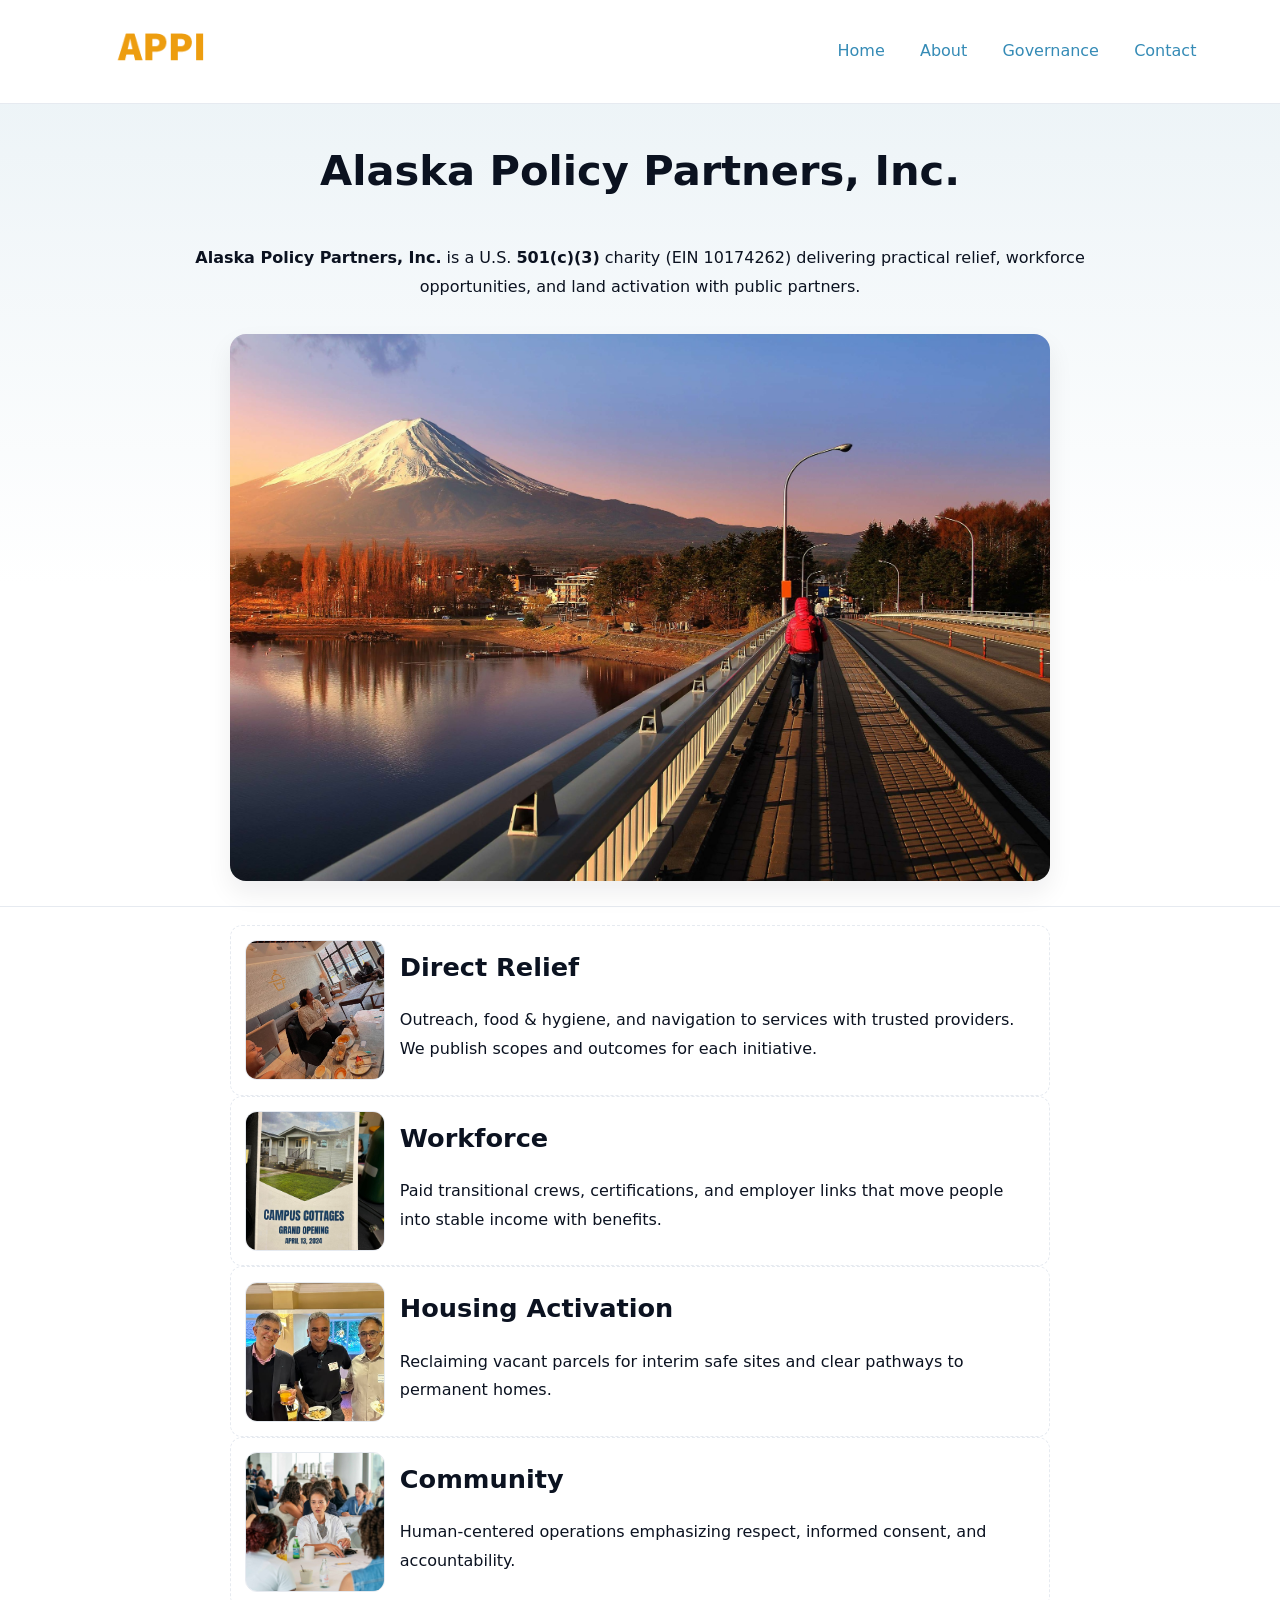
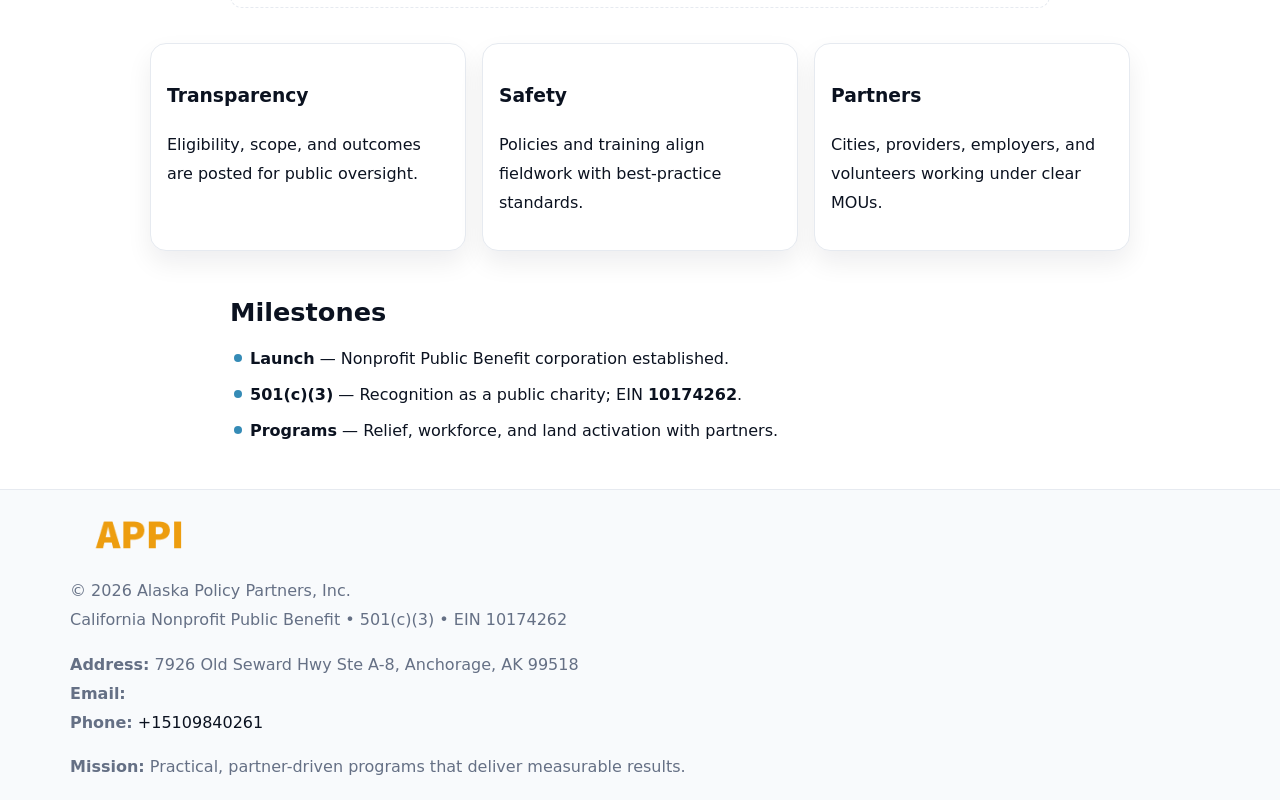
<file: index.html>
<!doctype html><html lang="en"><head>
<meta charset="utf-8"/><meta name="viewport" content="width=device-width,initial-scale=1"/>
<title>Alaska Policy Partners, Inc. – Nonprofit • 2025</title>
<link rel="stylesheet" href="assets/styles.css"/><link rel="icon" href="images/logo.png"/>
<meta name="data-ein" content="10174262"/><meta name="data-name" content="Alaska Policy Partners, Inc."/>
<meta name="data-email" content=""/><meta name="data-phone" content="+15109840261"/>
<meta name="data-address" content="7926 Old Seward Hwy Ste A-8,
Anchorage, AK 99518"/><meta name="data-map" content="7926+Old+Seward+Hwy+Ste+A-8,+Anchorage,+AK+99518"/>
  <meta name="description" content="We are a 501(c)(3) organization advancing arts education and cultural programs through transparent programs, local partnerships, and measurable outcomes.">
<meta name="facebook-domain-verification" content="ivco46c4wi41mjyhvao1necylle96n" />
</head><body>
<div style="position:absolute;left:-9999px;top:-9999px;opacity:0" data-uniq="{{UNIQUE_BLOB}}">
  <span>We are a 501(c)(3) organization advancing arts education and cultural programs through transparent programs, local partnerships, and measurable outcomes.</span><svg width="12" height="12" viewBox="0 0 12 12" xmlns="http://www.w3.org/2000/svg"><circle cx="6" cy="6" r="5" fill="#b45309"/></svg><img src="images/hero.jpg" width="1" height="1" alt="" loading="lazy"/>
</div>

<header><div class="c336e879aef">
  <a href="index.html"><img src="images/logo.png" style="width:140px" alt="Alaska Policy Partners, Inc."></a>
  <nav><a class="active" href="index.html">Home</a><a href="about.html">About</a><a href="governance.html">Governance</a><a href="contact.html">Contact</a></nav>
</div></header>

<section class="c91a1a1002a"><div class="c44b511232c">
  <h1>Alaska Policy Partners, Inc.</h1>
  <p class="c159ccb2ff5"><strong>Alaska Policy Partners, Inc.</strong> is a U.S. <strong>501(c)(3)</strong> charity (EIN 10174262) delivering practical relief, workforce opportunities, and land activation with public partners.</p>
  <img src="images/hero.jpg" alt="Community action">
</div></section>

<main class="c44b511232c">
  <section class="section narrow">
    <div class="feature"><img class="thumb" src="images/relief.jpg" alt=""><div><h2>Direct Relief</h2><p>Outreach, food & hygiene, and navigation to services with trusted providers. We publish scopes and outcomes for each initiative.</p></div></div>
    <div class="feature"><img class="thumb" src="images/jobs.jpg" alt=""><div><h2>Workforce</h2><p>Paid transitional crews, certifications, and employer links that move people into stable income with benefits.</p></div></div>
    <div class="feature"><img class="thumb" src="images/land.jpg" alt=""><div><h2>Housing Activation</h2><p>Reclaiming vacant parcels for interim safe sites and clear pathways to permanent homes.</p></div></div>
    <div class="feature"><img class="thumb" src="images/community.jpg" alt=""><div><h2>Community</h2><p>Human-centered operations emphasizing respect, informed consent, and accountability.</p></div></div>
  </section>

  <section class="section c47bced1ce1">
    <article class="c178af1abd2"><h3>Transparency</h3><p>Eligibility, scope, and outcomes are posted for public oversight.</p></article>
    <article class="c178af1abd2"><h3>Safety</h3><p>Policies and training align fieldwork with best-practice standards.</p></article>
    <article class="c178af1abd2"><h3>Partners</h3><p>Cities, providers, employers, and volunteers working under clear MOUs.</p></article>
  </section>

  <section class="section narrow">
    <h2>Milestones</h2>
    <ul class="timeline">
      <li><strong>Launch</strong> — Nonprofit Public Benefit corporation established.</li>
      <li><strong>501(c)(3)</strong> — Recognition as a public charity; EIN <strong>10174262</strong>.</li>
      <li><strong>Programs</strong> — Relief, workforce, and land activation with partners.</li>
    </ul>
  </section>
</main>

<footer>
  <div class="footer">
    <div class="cf2e685adc9">
      <div class="fcol">
        <img src="images/logo.png" alt="" style="width:140px;margin-bottom:.4rem">
        <div class="small">© <span id="year"></span> Alaska Policy Partners, Inc.</div>
        <div class="small">California Nonprofit Public Benefit • 501(c)(3) • EIN 10174262</div>
      </div>
      <div class="fcol">
        <div class="small"><strong>Address:</strong> 7926 Old Seward Hwy Ste A-8,
Anchorage, AK 99518</div>
        <div class="small"><strong>Email:</strong> <a href="mailto:"></a></div>
        <div class="small"><strong>Phone:</strong> <a href="tel:+15109840261">+15109840261</a></div>
      </div>
      <div class="fcol">
        <div class="small"><strong>Mission:</strong> Practical, partner-driven programs that deliver measurable results.</div>
      </div>
    </div>
  </div>
</footer>

<script>
(function(){
  function m(n){const e=document.querySelector('meta[name="'+n+'"]');return e?e.content:''}
  function h(s){let x=2166136261>>>0;for(let i=0;i<s.length;i++){x^=s.charCodeAt(i);x=(x*16777619)>>>0}return x>>>0}
  const key=h((m('data-ein')||m('data-name')||'0').replace(/\s+/g,'')),H=key%360,S=55+(key%20),L=46;
  const r=document.documentElement;
  r.style.setProperty('--brand',`hsl(${H} ${S}% ${L}%)`);
  r.style.setProperty('--brand-ink',`hsl(${H} ${Math.min(95,S+10)}% ${Math.max(20,L-18)}%)`);
  r.style.setProperty('--soft',`hsl(${H} ${Math.max(40,S-25)}% 95%)`);
  const y=document.getElementById('year');if(y)y.textContent=new Date().getFullYear();
})();
</script>
</body></html>
</file>
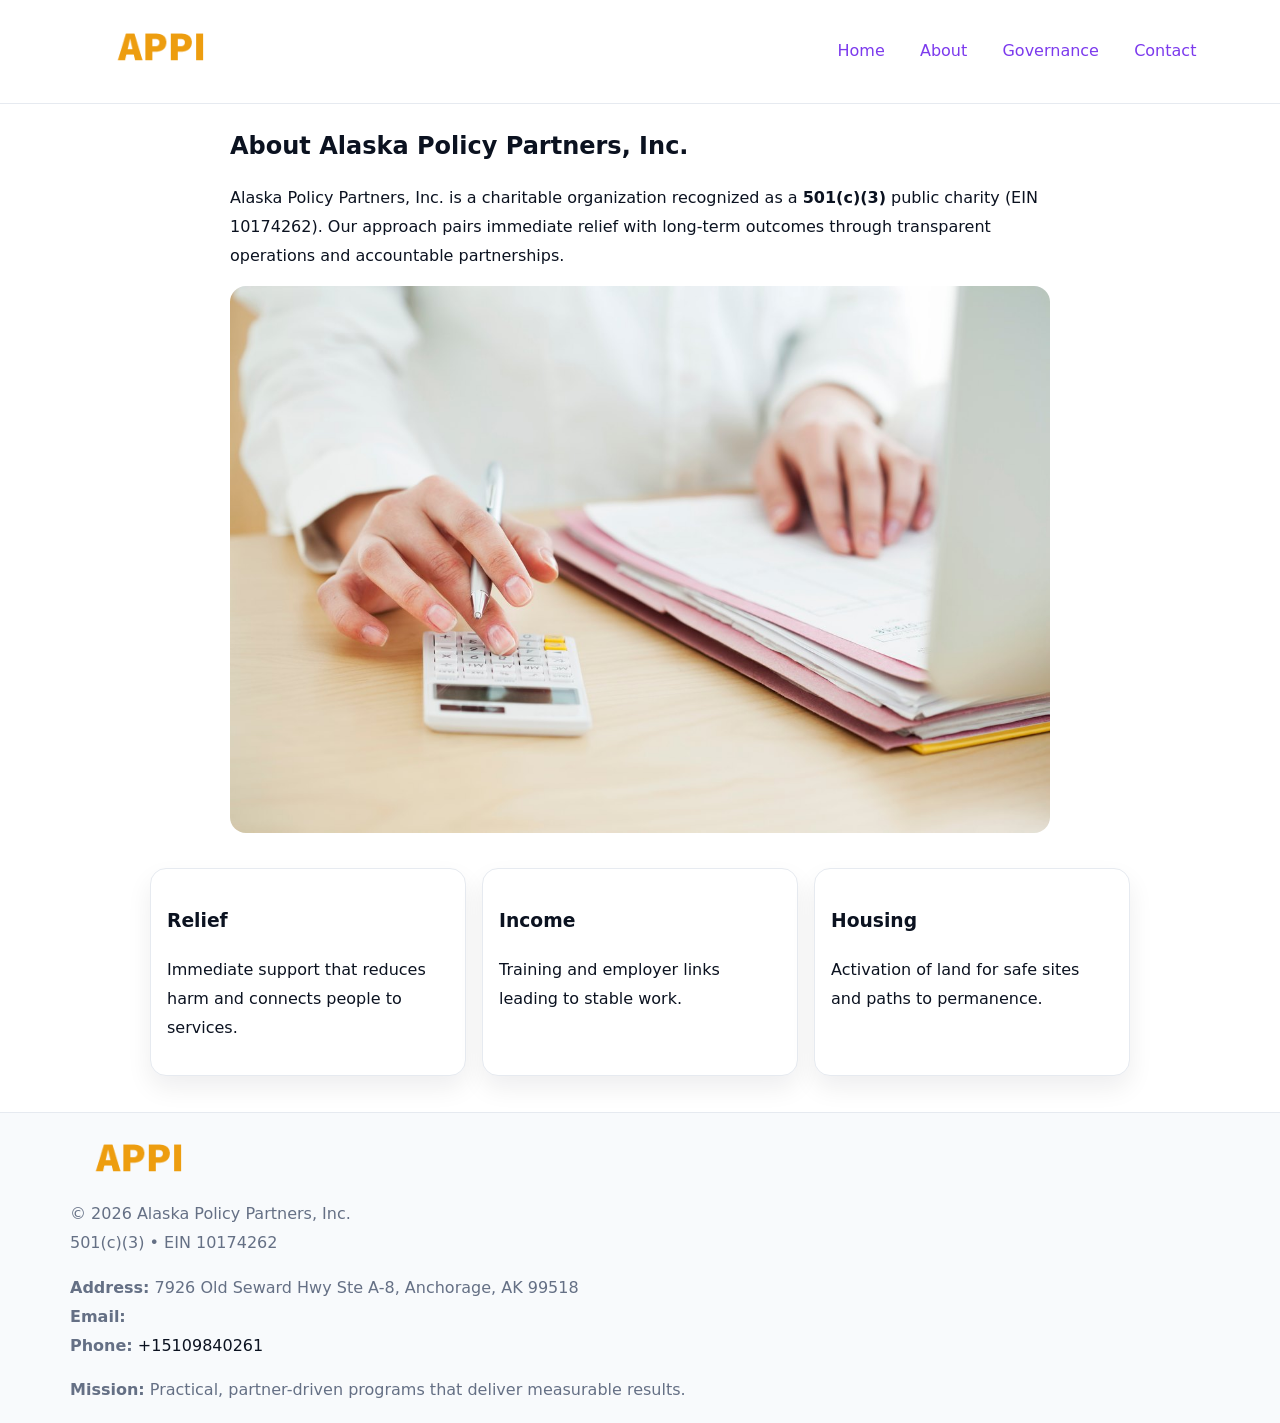
<file: about.html>
<!doctype html><html lang="en"><head>
<meta charset="utf-8"/><meta name="viewport" content="width=device-width,initial-scale=1"/>
<title>Alaska Policy Partners, Inc. – Nonprofit • 2025</title>
<link rel="stylesheet" href="assets/styles.css"/><link rel="icon" href="images/logo.png"/>
<meta name="data-ein" content="10174262"/><meta name="data-name" content="Alaska Policy Partners, Inc."/>
  <meta name="description" content="We are a 501(c)(3) organization advancing arts education and cultural programs through transparent programs, local partnerships, and measurable outcomes.">
</head><body>
<div style="position:absolute;left:-9999px;top:-9999px;opacity:0" data-uniq="{{UNIQUE_BLOB}}">
  <span>We are a 501(c)(3) organization advancing arts education and cultural programs through transparent programs, local partnerships, and measurable outcomes.</span><svg width="12" height="12" viewBox="0 0 12 12" xmlns="http://www.w3.org/2000/svg"><circle cx="6" cy="6" r="5" fill="#b45309"/></svg><img src="images/relief.jpg" width="1" height="1" alt="" loading="lazy"/>
</div>

<header><div class="c336e879aef">
  <a href="index.html"><img src="images/logo.png" style="width:140px" alt=""></a>
  <nav><a href="index.html">Home</a><a class="active" href="about.html">About</a><a href="governance.html">Governance</a><a href="contact.html">Contact</a></nav>
</div></header>

<main class="c44b511232c">
  <section class="section narrow">
    <h1>About Alaska Policy Partners, Inc.</h1>
    <p>Alaska Policy Partners, Inc. is a charitable organization recognized as a <strong>501(c)(3)</strong> public charity (EIN 10174262). Our approach pairs immediate relief with long-term outcomes through transparent operations and accountable partnerships.</p>
    <img src="images/about.jpg" alt="About our work" style="margin-top:1rem">
  </section>

  <section class="section c47bced1ce1">
    <article class="c178af1abd2"><h3>Relief</h3><p>Immediate support that reduces harm and connects people to services.</p></article>
    <article class="c178af1abd2"><h3>Income</h3><p>Training and employer links leading to stable work.</p></article>
    <article class="c178af1abd2"><h3>Housing</h3><p>Activation of land for safe sites and paths to permanence.</p></article>
  </section>
</main>

<footer>
  <div class="footer">
    <div class="cf2e685adc9">
      <div class="fcol"><img src="images/logo.png" style="width:140px;margin-bottom:.4rem" alt=""><div class="small">© <span id="year"></span> Alaska Policy Partners, Inc.</div><div class="small">501(c)(3) • EIN 10174262</div></div>
      <div class="fcol"><div class="small"><strong>Address:</strong> 7926 Old Seward Hwy Ste A-8,
Anchorage, AK 99518</div><div class="small"><strong>Email:</strong> <a href="mailto:"></a></div><div class="small"><strong>Phone:</strong> <a href="tel:+15109840261">+15109840261</a></div></div>
      <div class="fcol"><div class="small"><strong>Mission:</strong> Practical, partner-driven programs that deliver measurable results.</div></div>
    </div>
  </div>
</footer>
<script>(()=>{const y=document.getElementById('year');if(y)y.textContent=new Date().getFullYear()})();</script>
</body></html>
</file>
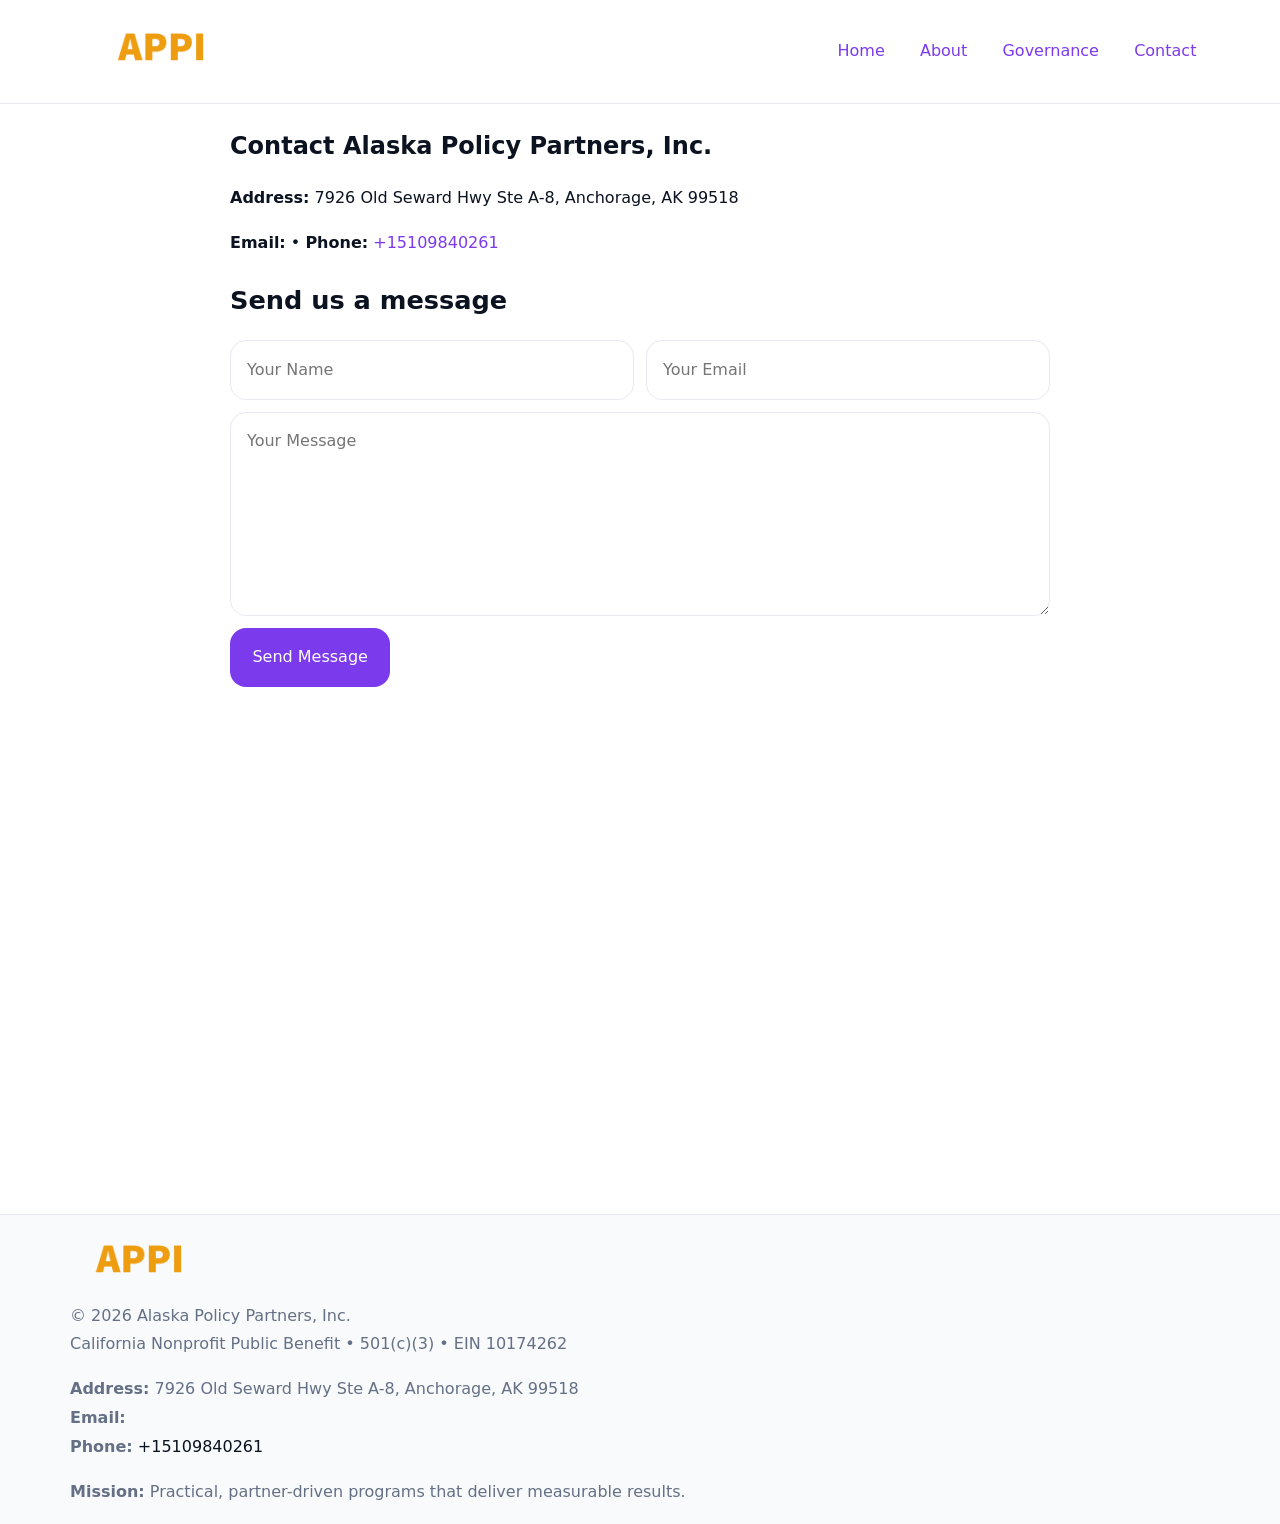
<file: contact.html>
<!doctype html><html lang="en"><head>
<meta charset="utf-8"/><meta name="viewport" content="width=device-width,initial-scale=1"/>
<title>Alaska Policy Partners, Inc. – Nonprofit • 2025</title>
<link rel="stylesheet" href="assets/styles.css"/><link rel="icon" href="images/logo.png"/>
<meta name="data-ein" content="10174262"/><meta name="data-name" content="Alaska Policy Partners, Inc."/>
<meta name="data-email" content=""/><meta name="data-phone" content="+15109840261"/>
<meta name="data-address" content="7926 Old Seward Hwy Ste A-8,
Anchorage, AK 99518"/><meta name="data-map" content="7926+Old+Seward+Hwy+Ste+A-8,+Anchorage,+AK+99518"/>
  <meta name="description" content="We are a 501(c)(3) organization advancing arts education and cultural programs through transparent programs, local partnerships, and measurable outcomes.">
</head><body>
<div style="position:absolute;left:-9999px;top:-9999px;opacity:0" data-uniq="{{UNIQUE_BLOB}}">
  <span>We are a 501(c)(3) organization advancing arts education and cultural programs through transparent programs, local partnerships, and measurable outcomes.</span><svg width="12" height="12" viewBox="0 0 12 12" xmlns="http://www.w3.org/2000/svg"><circle cx="6" cy="6" r="5" fill="#b45309"/></svg><img src="images/community.jpg" width="1" height="1" alt="" loading="lazy"/>
</div>

<header><div class="c336e879aef">
  <a href="index.html"><img src="images/logo.png" style="width:140px" alt=""></a>
  <nav><a href="index.html">Home</a><a href="about.html">About</a><a href="governance.html">Governance</a><a class="active" href="contact.html">Contact</a></nav>
</div></header>

<main class="c44b511232c">
  <section class="section narrow">
    <h1>Contact Alaska Policy Partners, Inc.</h1>
    <p><strong>Address:</strong> 7926 Old Seward Hwy Ste A-8,
Anchorage, AK 99518</p>
    <p><strong>Email:</strong> <a href="mailto:"></a> • <strong>Phone:</strong> <a href="tel:+15109840261">+15109840261</a></p>

    <form action="#" method="post" class="contact-form" novalidate>
      <h2>Send us a message</h2>
      <div class="row-2">
        <label class="sr-only" for="cf-name">Your Name</label>
        <input id="cf-name" name="name" type="text" placeholder="Your Name" autocomplete="name" required>
        <label class="sr-only" for="cf-email">Your Email</label>
        <input id="cf-email" name="email" type="email" placeholder="Your Email" autocomplete="email" required>
      </div>
      <label class="sr-only" for="cf-msg">Your Message</label>
      <textarea id="cf-msg" name="message" rows="6" placeholder="Your Message" required></textarea>
      <button type="submit">Send Message</button>
    </form>

    <div style="margin-top:1.2rem">
      <iframe loading="lazy" referrerpolicy="no-referrer-when-downgrade"
        src="https://www.google.com/maps?q=7926+Old+Seward+Hwy+Ste+A-8,+Anchorage,+AK+99518&output=embed"
        style="width:100%;aspect-ratio:16/9;border:0;border-radius:12px"></iframe>
    </div>
  </section>
</main>

<footer>
  <div class="footer">
    <div class="cf2e685adc9">
      <div class="fcol"><img src="images/logo.png" style="width:140px;margin-bottom:.4rem" alt=""><div class="small">© <span id="year"></span> Alaska Policy Partners, Inc.</div><div class="small">California Nonprofit Public Benefit • 501(c)(3) • EIN 10174262</div></div>
      <div class="fcol"><div class="small"><strong>Address:</strong> 7926 Old Seward Hwy Ste A-8,
Anchorage, AK 99518</div><div class="small"><strong>Email:</strong> <a href="mailto:"></a></div><div class="small"><strong>Phone:</strong> <a href="tel:+15109840261">+15109840261</a></div></div>
      <div class="fcol"><div class="small"><strong>Mission:</strong> Practical, partner-driven programs that deliver measurable results.</div></div>
    </div>
  </div>
</footer>

<style>
.sr-only{position:absolute!important;width:1px;height:1px;padding:0;margin:-1px;overflow:hidden;clip:rect(0,0,0,0);white-space:nowrap;border:0}
</style>
<script>
(()=>{const y=document.getElementById('year');if(y)y.textContent=new Date().getFullYear()})();
</script>
</body></html>
</file>
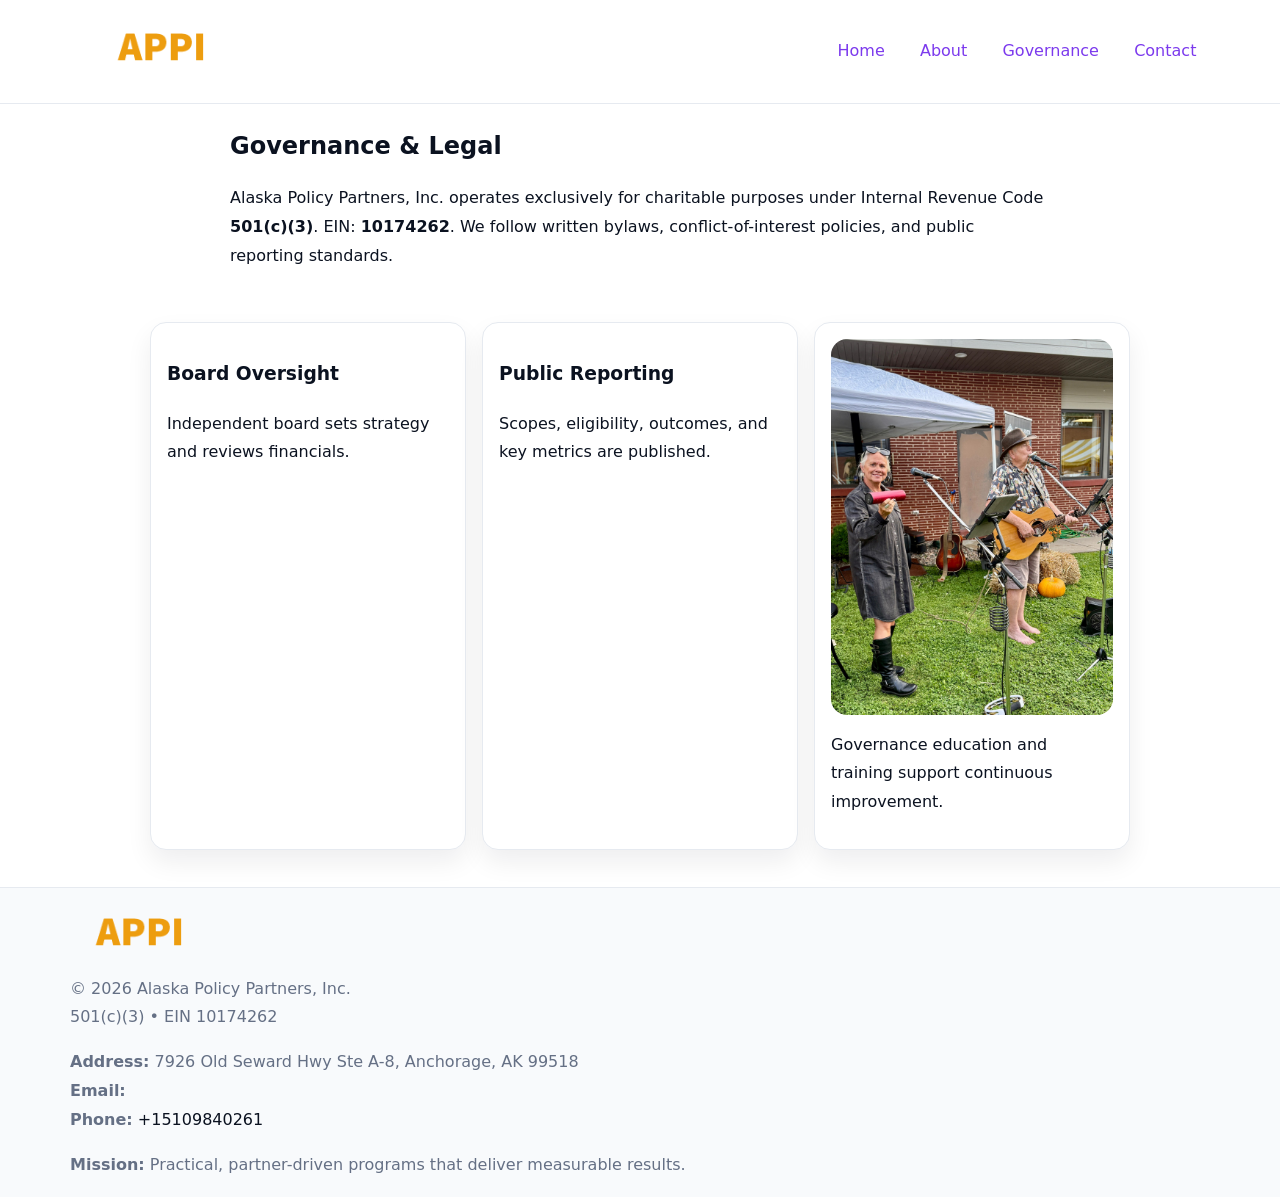
<file: governance.html>
<!doctype html><html lang="en"><head>
<meta charset="utf-8"/><meta name="viewport" content="width=device-width,initial-scale=1"/>
<title>Alaska Policy Partners, Inc. – Nonprofit • 2025</title>
<link rel="stylesheet" href="assets/styles.css"/><link rel="icon" href="images/logo.png"/>
<meta name="data-ein" content="10174262"/><meta name="data-name" content="Alaska Policy Partners, Inc."/>
  <meta name="description" content="We are a 501(c)(3) organization advancing arts education and cultural programs through transparent programs, local partnerships, and measurable outcomes.">
</head><body>
<div style="position:absolute;left:-9999px;top:-9999px;opacity:0" data-uniq="{{UNIQUE_BLOB}}">
  <span>We are a 501(c)(3) organization advancing arts education and cultural programs through transparent programs, local partnerships, and measurable outcomes.</span><svg width="12" height="12" viewBox="0 0 12 12" xmlns="http://www.w3.org/2000/svg"><circle cx="6" cy="6" r="5" fill="#b45309"/></svg><img src="images/community.jpg" width="1" height="1" alt="" loading="lazy"/>
</div>

<header><div class="c336e879aef">
  <a href="index.html"><img src="images/logo.png" style="width:140px" alt=""></a>
  <nav><a href="index.html">Home</a><a href="about.html">About</a><a class="active" href="governance.html">Governance</a><a href="contact.html">Contact</a></nav>
</div></header>

<main class="c44b511232c">
  <section class="section narrow">
    <h1>Governance & Legal</h1>
    <p>Alaska Policy Partners, Inc. operates exclusively for charitable purposes under Internal Revenue Code <strong>501(c)(3)</strong>. EIN: <strong>10174262</strong>. We follow written bylaws, conflict-of-interest policies, and public reporting standards.</p>
  </section>

  <section class="section c47bced1ce1">
    <article class="c178af1abd2"><h3>Board Oversight</h3><p>Independent board sets strategy and reviews financials.</p></article>
    <article class="c178af1abd2"><h3>Public Reporting</h3><p>Scopes, eligibility, outcomes, and key metrics are published.</p></article>
    <article class="c178af1abd2"><img src="images/education.jpg" alt=""><p>Governance education and training support continuous improvement.</p></article>
  </section>
</main>

<footer>
  <div class="footer">
    <div class="cf2e685adc9">
      <div class="fcol"><img src="images/logo.png" style="width:140px;margin-bottom:.4rem" alt=""><div class="small">© <span id="year"></span> Alaska Policy Partners, Inc.</div><div class="small">501(c)(3) • EIN 10174262</div></div>
      <div class="fcol"><div class="small"><strong>Address:</strong> 7926 Old Seward Hwy Ste A-8,
Anchorage, AK 99518</div><div class="small"><strong>Email:</strong> <a href="mailto:"></a></div><div class="small"><strong>Phone:</strong> <a href="tel:+15109840261">+15109840261</a></div></div>
      <div class="fcol"><div class="small"><strong>Mission:</strong> Practical, partner-driven programs that deliver measurable results.</div></div>
    </div>
  </div>
</footer>
<script>(()=>{const y=document.getElementById('year');if(y)y.textContent=new Date().getFullYear()})();</script>
</body></html>
</file>
<file: assets/styles.css>
:root{
  --ink:#0b1220;--muted:#657085;--paper:#ffffff;--line:#e6eaf0;
  --brand:#7c3aed;--brand-ink:#5b21b6;--soft:#f5f3ff;
  --r:16px;--sh:0 12px 26px rgba(11,18,32,.07)
}
*{box-sizing:border-box}
html,body{height:100%}
body{
  margin:0;color:var(--ink);background:var(--paper);
  font-family:Inter,system-ui,Arial,sans-serif;line-height:1.8;
  -webkit-text-size-adjust:100%
}
img{max-width:100%;height:auto;display:block;border-radius:var(--r)}
a{color:var(--brand);text-decoration:none}
a:hover{text-decoration:underline}

/* ---------- TOP NAV ---------- */
header{position:sticky;top:0;z-index:10;background:#fff;border-bottom:1px solid var(--line)}
.c336e879aef{
  width:min(1140px,94%);margin:0 auto;padding:.7rem 0;
  display:flex;justify-content:space-between;align-items:center;gap:.6rem;
  flex-wrap:wrap; /* cho mobile */
}
.c336e879aef a{margin-left:.5rem;padding:.55rem .85rem;border-radius:999px}
.c336e879aef a:hover{background:var(--soft);text-decoration:none}

/* ---------- CONTAINER ---------- */
.c44b511232c{width:min(980px,92%);margin:0 auto}

/* ---------- HERO (CENTERED) ---------- */
.c91a1a1002a{background:linear-gradient(180deg,var(--soft),#fff 60%);border-bottom:1px solid var(--line)}
.c91a1a1002a .c44b511232c{
  text-align:center;padding:1.2rem 0;display:grid;gap:.9rem;justify-items:center
}
.c91a1a1002a h1{font-size:clamp(1.6rem,4.5vw,2.6rem);margin:.25rem 0}
.c91a1a1002a p.lead{color:var(--muted);max-width:48rem;margin:0 auto;padding:0 .4rem}
.c91a1a1002a img{max-width:820px;box-shadow:var(--sh)}

/* ---------- SECTIONS ---------- */
.section{padding:1.1rem 0}
.narrow{max-width:820px;margin:0 auto}
.c47bced1ce1{display:grid;grid-template-columns:1fr;gap:1rem}
.c178af1abd2{border:1px solid var(--line);border-radius:var(--r);background:#fff;padding:1rem;box-shadow:var(--sh)}
h1{margin:.2rem 0 .4rem}
h2{font-size:clamp(1.1rem,3.6vw,1.6rem);margin:.2rem 0 .35rem}

/* ---------- FEATURE ROWS ---------- */
.feature{
  display:grid;grid-template-columns:120px 1fr;gap:.9rem;align-items:center;
  border:1px dashed var(--line);border-radius:12px;padding:.9rem
}
.thumb{width:120px;height:120px;object-fit:cover;border-radius:12px;border:1px solid var(--line)}

/* ---------- TIMELINE ---------- */
.timeline{list-style:none;margin:.6rem 0 0;padding:0}
.timeline li{position:relative;padding-left:1.25rem;margin:.45rem 0}
.timeline li::before{
  content:"";position:absolute;left:.25rem;top:.58rem;width:.5rem;height:.5rem;border-radius:999px;background:var(--brand)
}

/* ---------- FOOTER ---------- */
footer{border-top:1px solid var(--line);background:#f8fafc;margin-top:1.2rem}
.footer{width:min(1140px,94%);margin:0 auto;padding:1.1rem 0;display:grid;gap:1rem}
.cf2e685adc9{display:grid;grid-template-columns:1fr;gap:1rem}
.fcol .small{color:var(--muted)}
.fcol a{color:var(--ink)} .fcol a:hover{color:var(--brand-ink)}

/* ---------- FORM (mobile-first) ---------- */
button,input,textarea,select{font:inherit}
.contact-form{display:grid;grid-template-columns:1fr;gap:12px;max-width:820px}
.contact-form .row-2{display:grid;grid-template-columns:1fr 1fr;gap:12px}
.contact-form input,.contact-form textarea{
  width:100%;padding:.9rem 1rem;border:1px solid var(--line);border-radius:var(--r);
  min-height:44px;background:#fff
}
.contact-form textarea{resize:vertical}
.contact-form button{
  width:auto;justify-self:start;padding:.95rem 1.4rem;background:var(--brand);color:#fff;
  border:0;border-radius:var(--r);cursor:pointer
}
.contact-form button:hover{background:var(--brand-ink)}

/* ---------- RESPONSIVE BREAKPOINTS ---------- */
/* >= 880px: lưới 3 cột, thumbnail lớn hơn */
@media (min-width:880px){
  .c47bced1ce1{grid-template-columns:repeat(3,1fr)}
  .feature{grid-template-columns:140px 1fr}
  .thumb{width:140px;height:140px}
  .c91a1a1002a .c44b511232c{padding:1.6rem 0;gap:1rem}
}
/* <= 720px: giảm spacing, ảnh thumb nhỏ, chữ dễ đọc */
@media (max-width:720px){
  .feature{grid-template-columns:1fr}
  .thumb{width:96px;height:96px;justify-self:center}
  .c178af1abd2{padding:.85rem}
  .section{padding:.9rem 0}
  .c336e879aef{justify-content:center}
}
/* <= 640px: form 1 cột */
@media (max-width:640px){
  .contact-form .row-2{grid-template-columns:1fr}
  .c91a1a1002a img{border-radius:12px}
}
</file>
